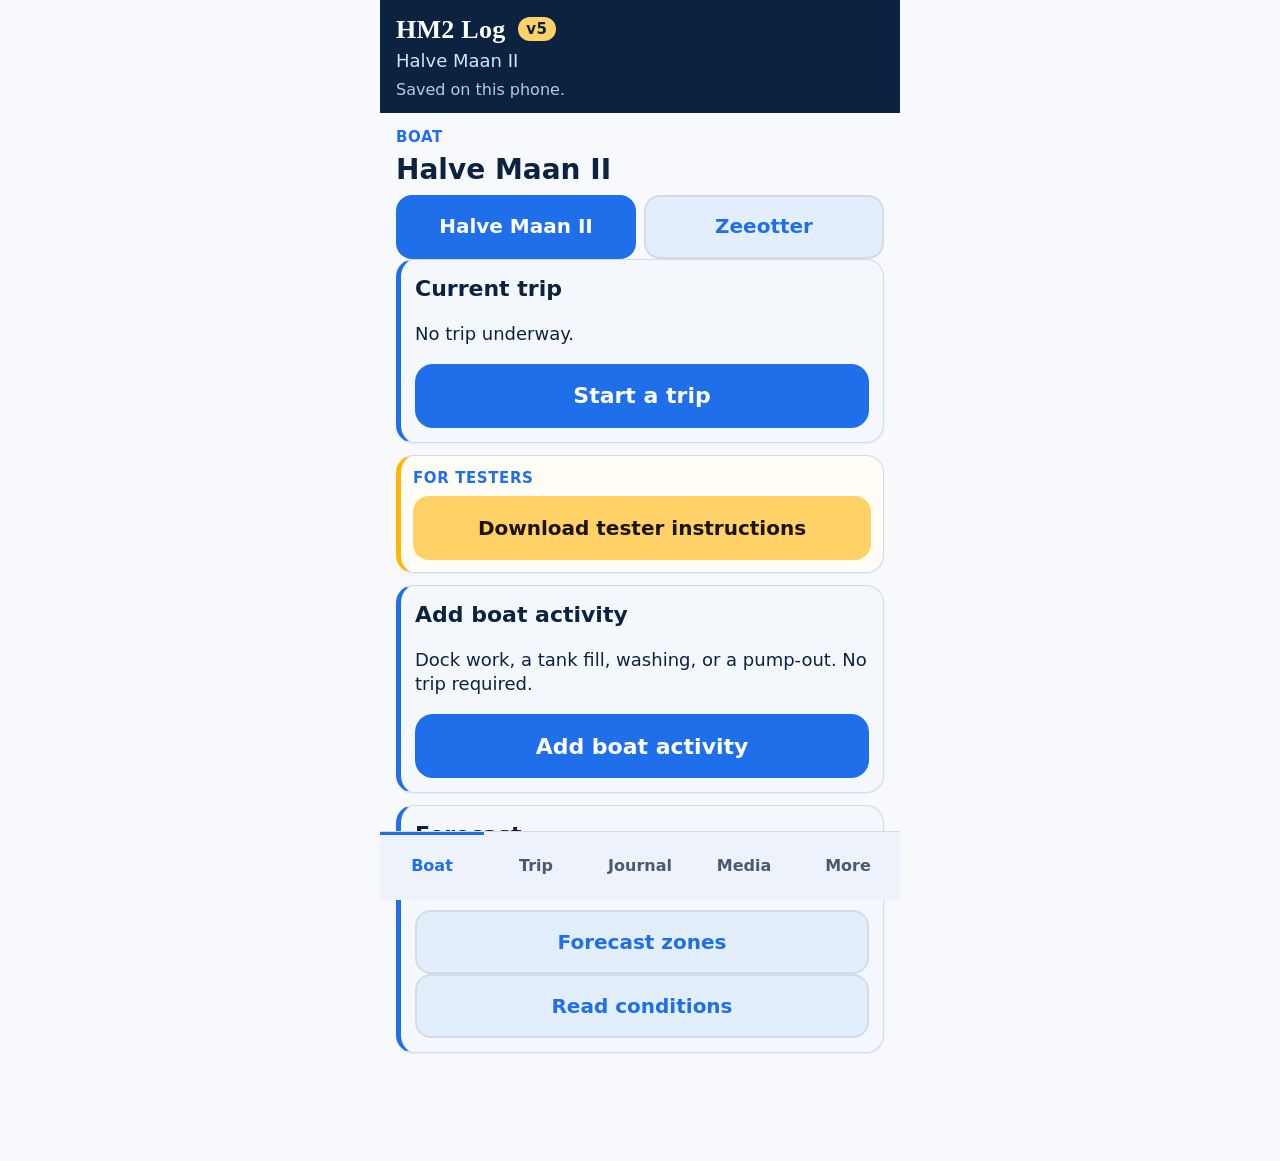
<file: index.html>
<!doctype html>
<html lang="en">
<head>
<meta charset="utf-8">
<meta name="viewport" content="width=device-width,initial-scale=1,viewport-fit=cover">
<meta name="hm2-version" content="5">
<title>HM2 Log v5</title>
<meta name="apple-mobile-web-app-capable" content="yes">
<meta name="mobile-web-app-capable" content="yes">
<meta name="apple-mobile-web-app-title" content="HM2 Log">
<meta name="apple-mobile-web-app-status-bar-style" content="default">
<meta name="theme-color" content="#0b2340">
<link rel="manifest" href="manifest.webmanifest">
<link rel="apple-touch-icon" href="icon-180.png">
<link rel="icon" href="icon-192.png">
<link rel="stylesheet" href="styles.css">
</head>
<body>
<div id="app">HM2 Log v5</div>
<noscript>
  <main class="main">
    <p class="kicker">For testers</p>
    <a class="btn block tester-download" href="hm2-log-v5-tester-instructions.html" download="HM2-Log-v5-tester-instructions.html">Download tester instructions</a>
  </main>
</noscript>
<script type="module" src="app.js"></script>
</body>
</html>
</file>
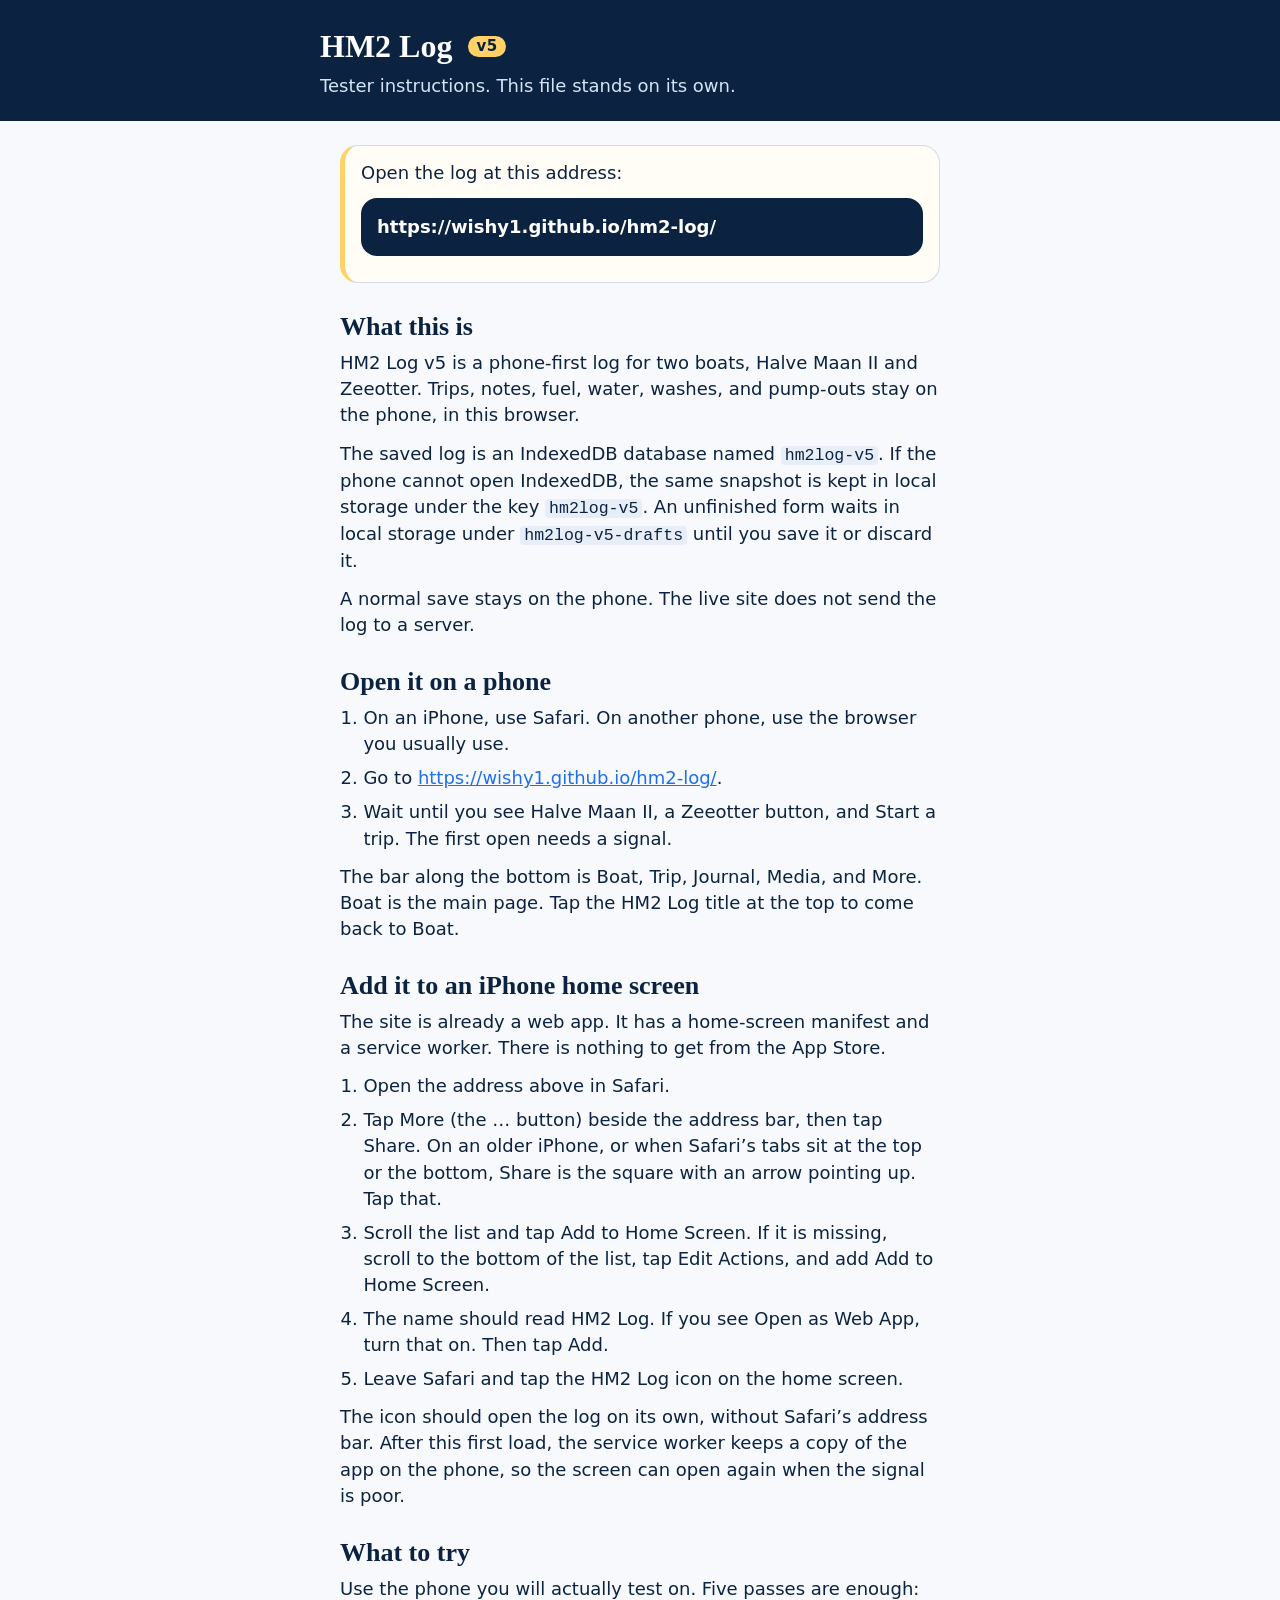
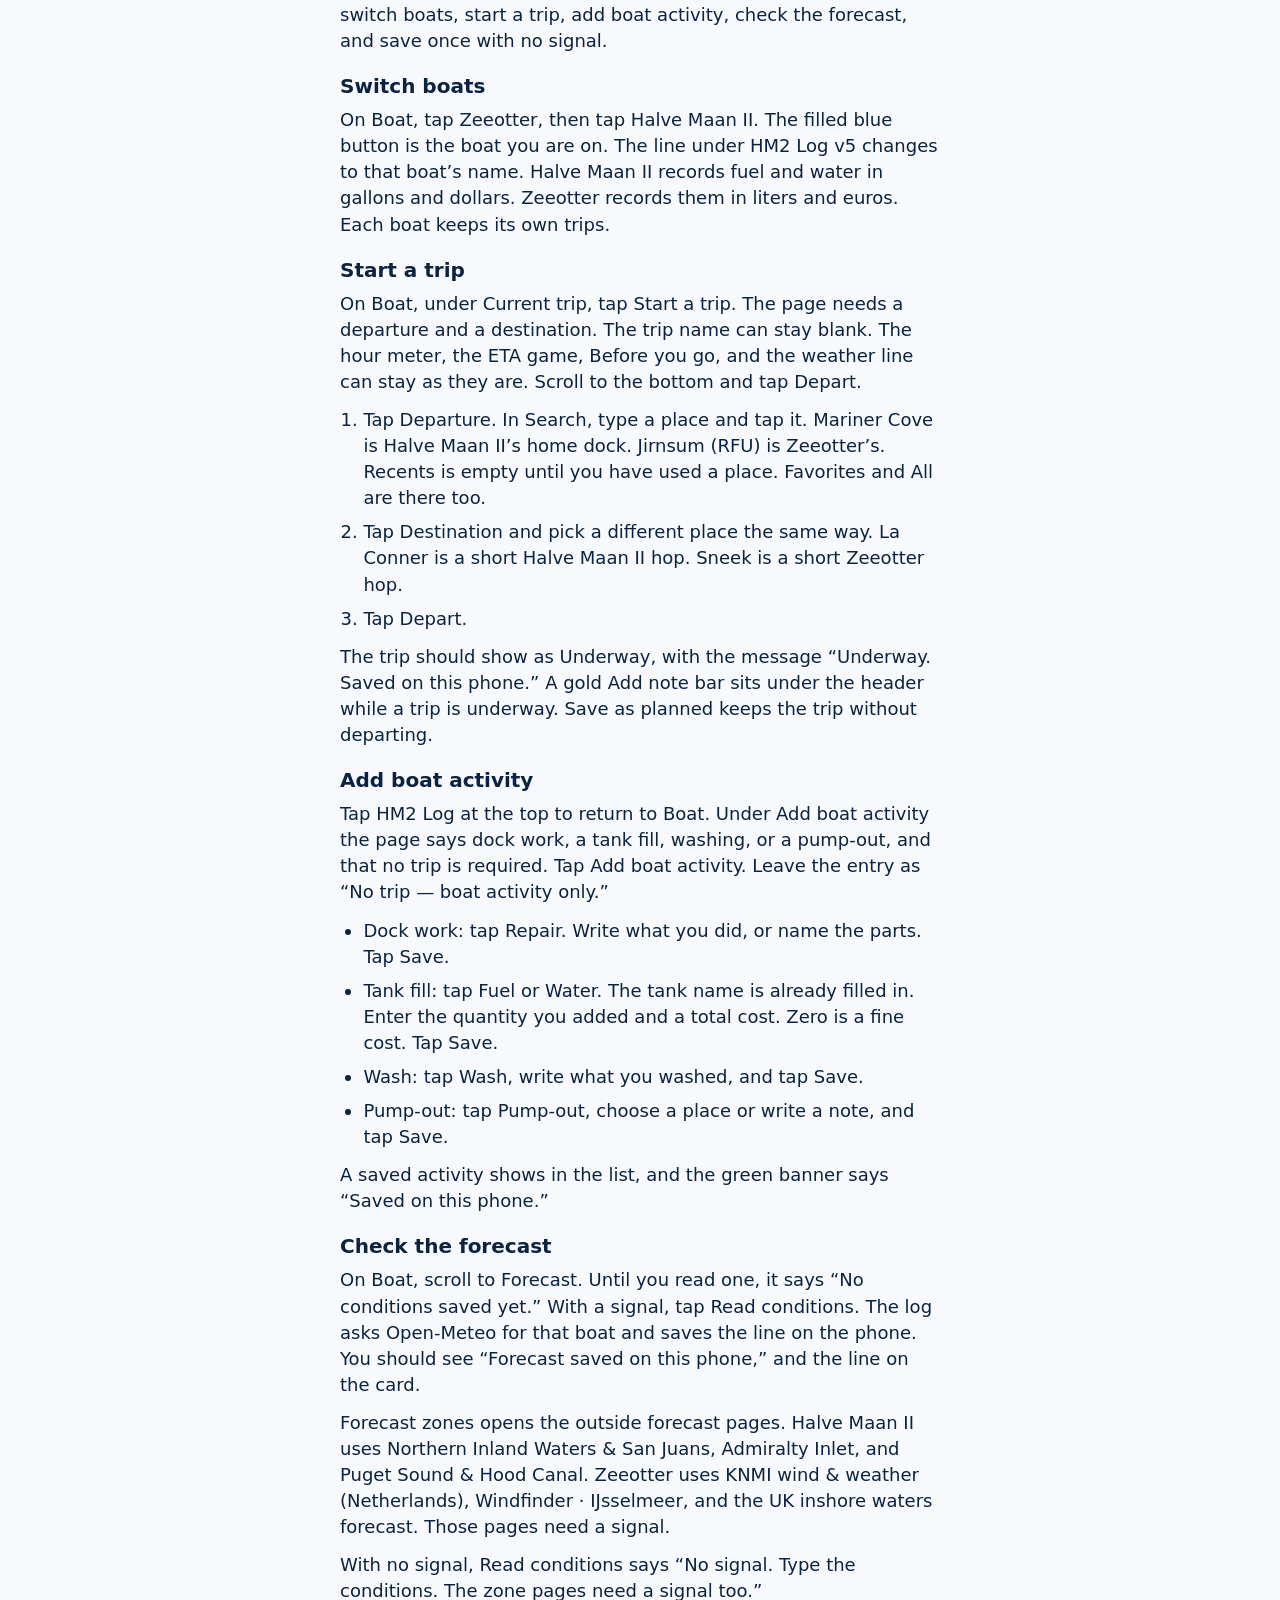
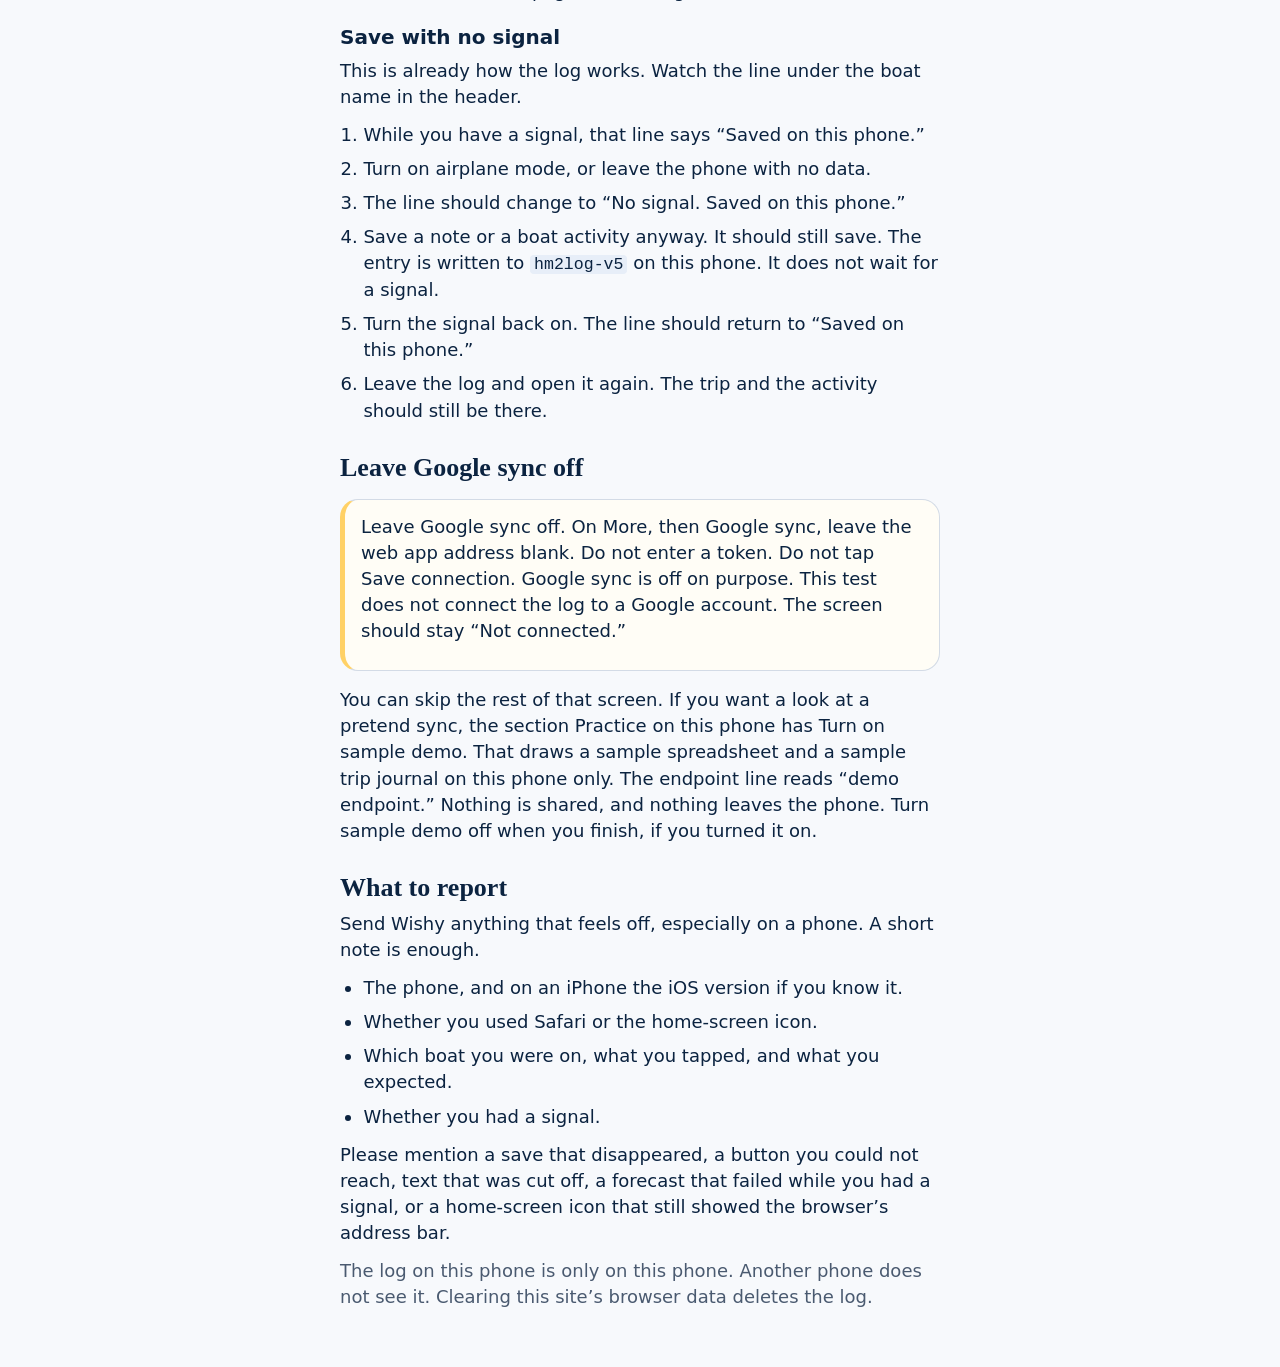
<file: hm2-log-v5-tester-instructions.html>
<!doctype html>
<html lang="en">
<head>
<meta charset="utf-8">
<meta name="viewport" content="width=device-width, initial-scale=1">
<meta name="hm2-tester-instructions" content="5">
<title>HM2 Log v5 tester instructions</title>
<style>
  :root {
    --navy: #0b2340;
    --blue: #1f6feb;
    --gold: #ffd166;
    --ink: #0b2340;
    --muted: #4a5a70;
    --line: #d3dbe6;
    --paper: #f7f9fc;
    --card: #f4f8fd;
  }
  * { box-sizing: border-box; }
  html, body { margin: 0; background: var(--paper); color: var(--ink); }
  body {
    font-family: -apple-system, system-ui, "Segoe UI", sans-serif;
    font-size: 18px;
    line-height: 1.45;
  }
  .mast {
    background: var(--navy);
    color: #fff;
    padding: 28px 20px 22px;
  }
  .mast-inner { max-width: 40rem; margin: 0 auto; }
  h1 {
    font-family: Georgia, "Iowan Old Style", Palatino, serif;
    font-size: 32px;
    line-height: 1.15;
    margin: 0 0 8px;
    font-weight: 700;
  }
  .ver {
    display: inline-block;
    margin-left: 8px;
    font-family: -apple-system, system-ui, "Segoe UI", sans-serif;
    font-size: 15px;
    font-weight: 800;
    letter-spacing: 0.04em;
    background: var(--gold);
    color: var(--navy);
    border-radius: 999px;
    padding: 2px 8px;
    vertical-align: 6px;
  }
  .mast p { margin: 0; color: #d5e4f5; }
  main { max-width: 40rem; margin: 0 auto; padding: 8px 20px 48px; }
  h2 {
    font-family: Georgia, "Iowan Old Style", Palatino, serif;
    font-size: 26px;
    line-height: 1.2;
    margin: 28px 0 8px;
    font-weight: 700;
  }
  h3 { font-size: 20px; margin: 18px 0 6px; }
  p { margin: 0 0 12px; }
  a { color: var(--blue); }
  ol, ul { margin: 0 0 12px; padding-left: 1.3em; }
  li { margin: 0 0 8px; }
  code {
    font-family: ui-monospace, SFMono-Regular, Menlo, Consolas, monospace;
    font-size: 0.92em;
    background: #e7eef8;
    padding: 0 4px;
    border-radius: 4px;
  }
  .card {
    background: var(--card);
    border: 1px solid var(--line);
    border-left: 5px solid var(--blue);
    border-radius: 18px;
    padding: 14px 16px;
    margin: 16px 0;
  }
  .card.gold { border-left-color: var(--gold); background: #fffdf6; }
  .url {
    display: block;
    background: var(--navy);
    color: #fff;
    text-decoration: none;
    border-radius: 16px;
    padding: 16px;
    font-weight: 700;
    word-break: break-word;
  }
  a:focus-visible { outline: 3px solid var(--blue); outline-offset: 2px; }
  .quiet { color: var(--muted); }
</style>
</head>
<body>
<header class="mast">
  <div class="mast-inner">
    <h1>HM2 Log <span class="ver">v5</span></h1>
    <p>Tester instructions. This file stands on its own.</p>
  </div>
</header>
<main>
  <section class="card gold">
    <p>Open the log at this address:</p>
    <p><a class="url" href="https://wishy1.github.io/hm2-log/">https://wishy1.github.io/hm2-log/</a></p>
  </section>

  <h2>What this is</h2>
  <p>HM2 Log v5 is a phone-first log for two boats, Halve Maan II and Zeeotter. Trips, notes, fuel, water, washes, and pump-outs stay on the phone, in this browser.</p>
  <p>The saved log is an IndexedDB database named <code>hm2log-v5</code>. If the phone cannot open IndexedDB, the same snapshot is kept in local storage under the key <code>hm2log-v5</code>. An unfinished form waits in local storage under <code>hm2log-v5-drafts</code> until you save it or discard it.</p>
  <p>A normal save stays on the phone. The live site does not send the log to a server.</p>

  <h2>Open it on a phone</h2>
  <ol>
    <li>On an iPhone, use Safari. On another phone, use the browser you usually use.</li>
    <li>Go to <a href="https://wishy1.github.io/hm2-log/">https://wishy1.github.io/hm2-log/</a>.</li>
    <li>Wait until you see Halve Maan II, a Zeeotter button, and Start a trip. The first open needs a signal.</li>
  </ol>
  <p>The bar along the bottom is Boat, Trip, Journal, Media, and More. Boat is the main page. Tap the HM2 Log title at the top to come back to Boat.</p>

  <h2>Add it to an iPhone home screen</h2>
  <p>The site is already a web app. It has a home-screen manifest and a service worker. There is nothing to get from the App Store.</p>
  <ol>
    <li>Open the address above in Safari.</li>
    <li>Tap More (the … button) beside the address bar, then tap Share. On an older iPhone, or when Safari’s tabs sit at the top or the bottom, Share is the square with an arrow pointing up. Tap that.</li>
    <li>Scroll the list and tap Add to Home Screen. If it is missing, scroll to the bottom of the list, tap Edit Actions, and add Add to Home Screen.</li>
    <li>The name should read HM2 Log. If you see Open as Web App, turn that on. Then tap Add.</li>
    <li>Leave Safari and tap the HM2 Log icon on the home screen.</li>
  </ol>
  <p>The icon should open the log on its own, without Safari’s address bar. After this first load, the service worker keeps a copy of the app on the phone, so the screen can open again when the signal is poor.</p>

  <h2>What to try</h2>
  <p>Use the phone you will actually test on. Five passes are enough: switch boats, start a trip, add boat activity, check the forecast, and save once with no signal.</p>

  <h3>Switch boats</h3>
  <p>On Boat, tap Zeeotter, then tap Halve Maan II. The filled blue button is the boat you are on. The line under HM2 Log v5 changes to that boat’s name. Halve Maan II records fuel and water in gallons and dollars. Zeeotter records them in liters and euros. Each boat keeps its own trips.</p>

  <h3>Start a trip</h3>
  <p>On Boat, under Current trip, tap Start a trip. The page needs a departure and a destination. The trip name can stay blank. The hour meter, the ETA game, Before you go, and the weather line can stay as they are. Scroll to the bottom and tap Depart.</p>
  <ol>
    <li>Tap Departure. In Search, type a place and tap it. Mariner Cove is Halve Maan II’s home dock. Jirnsum (RFU) is Zeeotter’s. Recents is empty until you have used a place. Favorites and All are there too.</li>
    <li>Tap Destination and pick a different place the same way. La Conner is a short Halve Maan II hop. Sneek is a short Zeeotter hop.</li>
    <li>Tap Depart.</li>
  </ol>
  <p>The trip should show as Underway, with the message “Underway. Saved on this phone.” A gold Add note bar sits under the header while a trip is underway. Save as planned keeps the trip without departing.</p>

  <h3>Add boat activity</h3>
  <p>Tap HM2 Log at the top to return to Boat. Under Add boat activity the page says dock work, a tank fill, washing, or a pump-out, and that no trip is required. Tap Add boat activity. Leave the entry as “No trip — boat activity only.”</p>
  <ul>
    <li>Dock work: tap Repair. Write what you did, or name the parts. Tap Save.</li>
    <li>Tank fill: tap Fuel or Water. The tank name is already filled in. Enter the quantity you added and a total cost. Zero is a fine cost. Tap Save.</li>
    <li>Wash: tap Wash, write what you washed, and tap Save.</li>
    <li>Pump-out: tap Pump-out, choose a place or write a note, and tap Save.</li>
  </ul>
  <p>A saved activity shows in the list, and the green banner says “Saved on this phone.”</p>

  <h3>Check the forecast</h3>
  <p>On Boat, scroll to Forecast. Until you read one, it says “No conditions saved yet.” With a signal, tap Read conditions. The log asks Open-Meteo for that boat and saves the line on the phone. You should see “Forecast saved on this phone,” and the line on the card.</p>
  <p>Forecast zones opens the outside forecast pages. Halve Maan II uses Northern Inland Waters &amp; San Juans, Admiralty Inlet, and Puget Sound &amp; Hood Canal. Zeeotter uses KNMI wind &amp; weather (Netherlands), Windfinder · IJsselmeer, and the UK inshore waters forecast. Those pages need a signal.</p>
  <p>With no signal, Read conditions says “No signal. Type the conditions. The zone pages need a signal too.”</p>

  <h3>Save with no signal</h3>
  <p>This is already how the log works. Watch the line under the boat name in the header.</p>
  <ol>
    <li>While you have a signal, that line says “Saved on this phone.”</li>
    <li>Turn on airplane mode, or leave the phone with no data.</li>
    <li>The line should change to “No signal. Saved on this phone.”</li>
    <li>Save a note or a boat activity anyway. It should still save. The entry is written to <code>hm2log-v5</code> on this phone. It does not wait for a signal.</li>
    <li>Turn the signal back on. The line should return to “Saved on this phone.”</li>
    <li>Leave the log and open it again. The trip and the activity should still be there.</li>
  </ol>

  <h2>Leave Google sync off</h2>
  <div class="card gold">
    <p>Leave Google sync off. On More, then Google sync, leave the web app address blank. Do not enter a token. Do not tap Save connection. Google sync is off on purpose. This test does not connect the log to a Google account. The screen should stay “Not connected.”</p>
  </div>
  <p>You can skip the rest of that screen. If you want a look at a pretend sync, the section Practice on this phone has Turn on sample demo. That draws a sample spreadsheet and a sample trip journal on this phone only. The endpoint line reads “demo endpoint.” Nothing is shared, and nothing leaves the phone. Turn sample demo off when you finish, if you turned it on.</p>

  <h2>What to report</h2>
  <p>Send Wishy anything that feels off, especially on a phone. A short note is enough.</p>
  <ul>
    <li>The phone, and on an iPhone the iOS version if you know it.</li>
    <li>Whether you used Safari or the home-screen icon.</li>
    <li>Which boat you were on, what you tapped, and what you expected.</li>
    <li>Whether you had a signal.</li>
  </ul>
  <p>Please mention a save that disappeared, a button you could not reach, text that was cut off, a forecast that failed while you had a signal, or a home-screen icon that still showed the browser’s address bar.</p>
  <p class="quiet">The log on this phone is only on this phone. Another phone does not see it. Clearing this site’s browser data deletes the log.</p>
</main>
</body>
</html>
</file>
<file: styles.css>
:root {
  --navy: #0b2340;
  --blue: #1f6feb;
  --gold: #ffb703;
  --gold-deep: #ffd166;
  --teal: #2a9d8f;
  --ink: #0b2340;
  --muted: #4a5a70;
  --faint: #7a889c;
  --line: #d3dbe6;
  --line-subtle: #e6ebf2;
  --paper: #f7f9fc;
  --card: #f4f8fd;
  --accent-bg: #e3eefc;
  --coral: #ff7b6b;
  --ok: #2a9d8f;
  --okbg: #e7f6f3;
  --warn: #b26a00;
  --warnbg: #fff6e0;
  --danger: #c0392b;
  --nav-h: calc(72px + env(safe-area-inset-bottom));
  color-scheme: light;
}

* { box-sizing: border-box; }
html, body { margin: 0; background: var(--paper); color: var(--ink); }
body {
  font-family: -apple-system, system-ui, "Segoe UI", sans-serif;
  font-size: 18px;
  line-height: 1.35;
}
button, input, textarea, select, a { font: inherit; color: inherit; touch-action: manipulation; }
button, a { -webkit-tap-highlight-color: transparent; }
button { cursor: pointer; }
[hidden] { display: none !important; }
img { max-width: 100%; }

#app {
  max-width: 520px;
  margin: 0 auto;
  min-height: 100vh;
  padding-bottom: var(--nav-h);
  background: var(--paper);
}

.topbar {
  position: sticky;
  top: 0;
  z-index: 15;
  background: var(--navy);
  color: #fff;
  padding: calc(env(safe-area-inset-top) + 12px) 16px 12px;
}
.brand {
  display: block;
  width: 100%;
  text-align: left;
  background: transparent;
  border: 0;
  color: #fff;
  padding: 0;
}
.brandname {
  font-family: Georgia, "Iowan Old Style", Palatino, serif;
  font-size: 26px;
  font-weight: 700;
  letter-spacing: 0.01em;
}
.ver {
  display: inline-block;
  margin-left: 6px;
  font-family: -apple-system, system-ui, "Segoe UI", sans-serif;
  font-size: 15px;
  font-weight: 800;
  letter-spacing: 0.04em;
  background: var(--gold-deep);
  color: var(--navy);
  border-radius: 999px;
  padding: 2px 8px;
  vertical-align: 4px;
}
.boatline { display: block; margin-top: 2px; font-size: 18px; color: #d5e4f5; }
.saveline { margin: 6px 0 0; font-size: 16px; color: #b7cbe2; }

.underway {
  margin: 0;
  padding: 12px 16px;
  background: var(--navy);
  color: #fff;
}
.underway-copy { margin-bottom: 8px; }

.flash {
  margin: 10px 16px 0;
  background: var(--okbg);
  color: var(--ok);
  border-radius: 14px;
  padding: 12px 14px;
  font-weight: 700;
}

.main { padding: 14px 16px 24px; }
.card {
  background: var(--card);
  border: 1px solid var(--line);
  border-left: 5px solid var(--blue);
  border-radius: 18px;
  padding: 14px;
  margin: 0 0 12px;
  box-shadow: 0 1px 2px rgba(31, 111, 235, 0.08);
}
h1 { font-size: 28px; line-height: 1.2; margin: 0 0 8px; font-weight: 600; }
h2 { font-size: 22px; margin: 0 0 8px; font-weight: 600; }
.lede, .hint, .meta { color: var(--muted); margin: 0 0 10px; }
.hint, .meta { font-size: 18px; }
.kicker {
  font-size: 15px;
  font-weight: 800;
  letter-spacing: 0.04em;
  text-transform: uppercase;
  color: var(--blue);
  margin: 0 0 6px;
}

.stack { display: flex; flex-direction: column; gap: 8px; }
.chiprow { display: flex; flex-wrap: wrap; gap: 8px; margin: 8px 0; }

.btn, .rowmain, .iconbtn {
  min-height: 64px;
  border-radius: 16px;
  border: 2px solid var(--line);
  background: var(--accent-bg);
  color: var(--blue);
  padding: 12px 14px;
  font-size: 20px;
  font-weight: 650;
}
.btn.block { display: flex; width: 100%; align-items: center; justify-content: center; text-align: center; }
a.btn { text-decoration: none; }
.btn.primary, .btn.alert { width: 100%; }
.btn.primary {
  background: var(--blue);
  color: #fff;
  border: none;
  border-radius: 18px;
  font-size: 22px;
  font-weight: 600;
  min-height: 64px;
}
.btn.alert {
  background: var(--gold-deep);
  border: none;
  color: #1c1403;
  font-size: 22px;
  font-weight: 600;
  min-height: 64px;
}
.btn.arrived, .btn.ok {
  background: var(--teal);
  color: #fff;
  border: none;
}
.btn.attention {
  background: var(--coral);
  color: var(--navy);
  border: none;
}
a.btn { justify-content: flex-start; text-align: left; line-height: 1.3; }
a.tester-download {
  justify-content: center;
  text-align: center;
  background: var(--gold-deep);
  border: none;
  color: #1c1403;
  font-weight: 700;
}
.tester-card {
  border-left-color: var(--gold);
  background: #fffdf6;
  padding: 12px;
}
.tester-card > .kicker { margin: 0 0 8px; }
.btn.quiet { background: var(--accent-bg); color: var(--blue); }
.btn.danger { background: #ffe8e4; color: #8d2b2b; border-color: var(--coral); }
.btn.on, .chip.on, .rowmain.on {
  background: var(--blue);
  color: #fff;
  border-color: var(--blue);
}
.btn:active, .chip:active, .rowmain:active { transform: translateY(1px); }

.chip {
  min-height: 56px;
  padding: 10px 16px;
  border-radius: 999px;
  border: 2px solid var(--line);
  background: var(--accent-bg);
  color: var(--blue);
  font-size: 18px;
  font-weight: 650;
}
.field { display: block; margin: 0 0 12px; }
.field span, .checkline { display: block; font-weight: 700; margin-bottom: 6px; }
input[type="text"], input[type="number"], input[type="search"], input[type="datetime-local"], input[type="time"], input[type="tel"], input[type="email"], input[type="url"], textarea, select {
  width: 100%;
  min-height: 64px;
  padding: 14px;
  border-radius: 14px;
  border: 2px solid var(--line);
  background: #fff;
  font-size: 22px;
}
textarea { min-height: 110px; resize: vertical; }
input:focus-visible, textarea:focus-visible, select:focus-visible, button:focus-visible, a:focus-visible {
  outline: 3px solid var(--blue);
  outline-offset: 2px;
}

.row { display: flex; gap: 8px; align-items: stretch; }
.rowmain { flex: 1; text-align: left; }
.rowtitle { display: block; font-size: 20px; }
.rowdetail, .rowmeta { display: block; margin-top: 4px; color: var(--muted); font-weight: 500; font-size: 18px; }
.contact-address { white-space: pre-line; }
.contact-links { display: flex; flex-wrap: wrap; gap: 8px 14px; margin: 0; }
.contact-links:empty { display: none; }
.contact-links a { color: var(--blue); font-size: 18px; font-weight: 650; text-decoration: underline; min-height: 44px; display: inline-flex; align-items: center; }
.iconbtn { width: 56px; font-size: 22px; padding: 0; }
.pill {
  display: inline-block;
  border-radius: 999px;
  padding: 4px 10px;
  font-size: 14px;
  font-weight: 800;
  background: var(--accent-bg);
  color: var(--navy);
}
.pill.warn { background: var(--warnbg); color: var(--warn); }
.pill.ok { background: var(--okbg); color: var(--ok); }
.faces { display: flex; gap: 6px; flex-wrap: wrap; margin: 8px 0; }
.face {
  width: 44px;
  height: 44px;
  border-radius: 50%;
  display: grid;
  place-items: center;
  background: var(--blue);
  color: #fff;
  font-size: 14px;
  font-weight: 800;
  overflow: hidden;
}
.face img { width: 44px; height: 44px; object-fit: cover; }
.stars { display: flex; gap: 4px; }
.stars button { border: 0; background: transparent; min-height: 48px; min-width: 48px; padding: 4px; }
.thumb { width: 100%; border-radius: 14px; margin: 8px 0; display: block; }
.warncard { background: var(--warnbg); border-color: #f0ddaa; }
.split { display: grid; grid-template-columns: 1fr 1fr; gap: 8px; }
.nav {
  position: fixed;
  z-index: 20;
  left: 50%;
  bottom: 0;
  transform: translateX(-50%);
  width: 100%;
  max-width: 520px;
  display: flex;
  background: #eef3fb;
  border-top: 1px solid var(--line);
  padding-bottom: env(safe-area-inset-bottom);
}
.nav button {
  flex: 1;
  min-height: 68px;
  border: 0;
  background: transparent;
  color: var(--muted);
  font-size: 16px;
  font-weight: 800;
}
.nav button.on { color: var(--blue); box-shadow: inset 0 3px 0 var(--blue); }
.back {
  display: inline-flex;
  align-items: center;
  justify-content: flex-start;
  min-height: 64px;
  min-width: 132px;
  margin: 0 0 12px;
  padding: 0 18px;
  border-radius: 16px;
  border: 2px solid var(--line);
  background: var(--accent-bg);
  color: var(--blue);
  font-size: 22px;
  font-weight: 700;
}
.banner {
  margin: 10px 16px 0;
  background: var(--accent-bg);
  border: 2px solid var(--blue);
  color: var(--navy);
  border-radius: 16px;
  min-height: 64px;
  font-size: 18px;
  font-weight: 700;
  width: calc(100% - 32px);
}
.sheet {
  position: fixed;
  z-index: 30;
  inset: 0;
  background: var(--paper);
  overflow: auto;
  padding: calc(env(safe-area-inset-top) + 12px) 16px calc(var(--nav-h) + 16px);
}
.empty { color: var(--muted); margin: 8px 0; }
code { font-size: 15px; }
.demo-banner { background: var(--warnbg); border: 2px solid var(--gold); border-radius: 16px; padding: 12px 14px; }
.endpoint { font-size: 22px; font-weight: 700; margin: 0 0 8px; }
.outbox-count { font-size: 32px; font-weight: 700; margin: 8px 0; }
.sheet-scroll { overflow-x: auto; margin: 8px 0 16px; border: 1px solid var(--line); border-radius: 12px; background: #fff; }
.sheet-table { border-collapse: collapse; min-width: 720px; font-size: 16px; }
.sheet-table th, .sheet-table td { border-bottom: 1px solid var(--line); padding: 10px 12px; text-align: left; white-space: nowrap; }
.sheet-table th { background: var(--accent-bg); }
.doc h1, .doc h2, .doc h3 { font-family: Georgia, "Iowan Old Style", serif; }
.doc-section { margin: 16px 0; }
</file>
